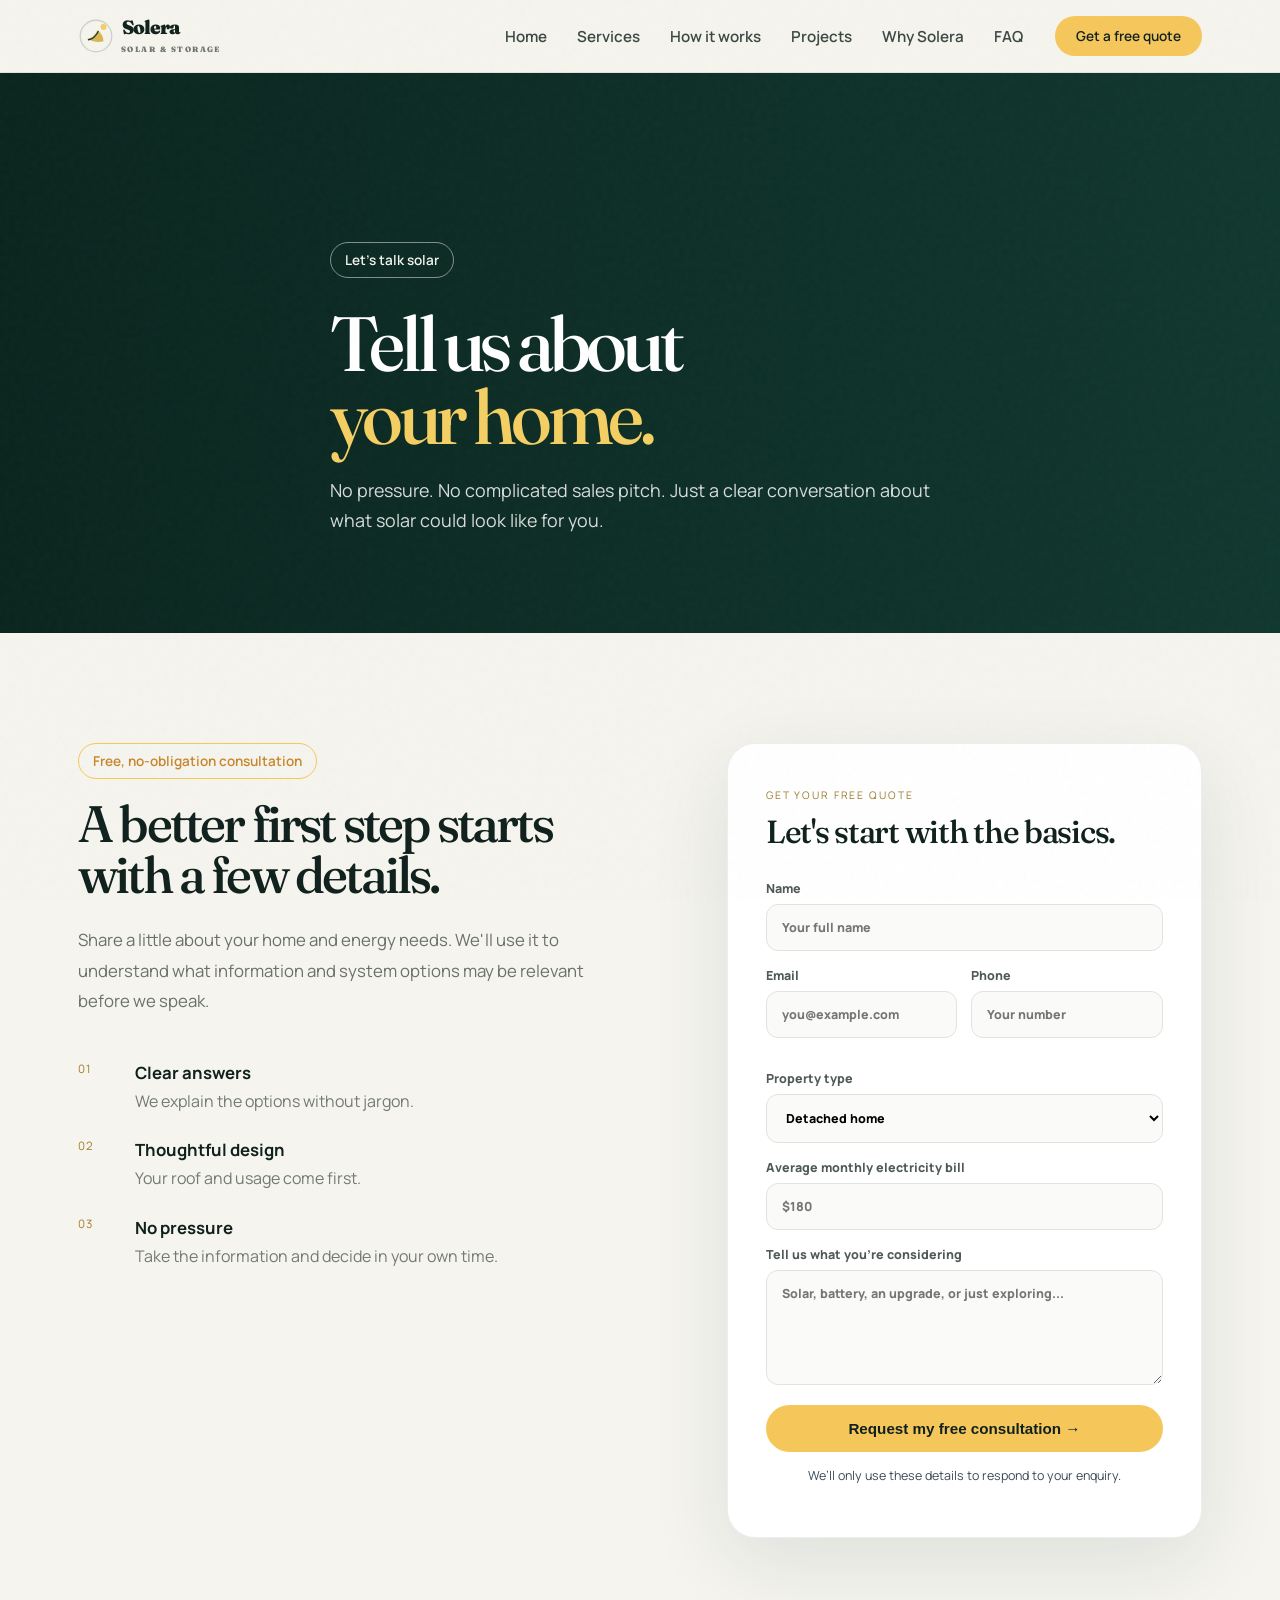
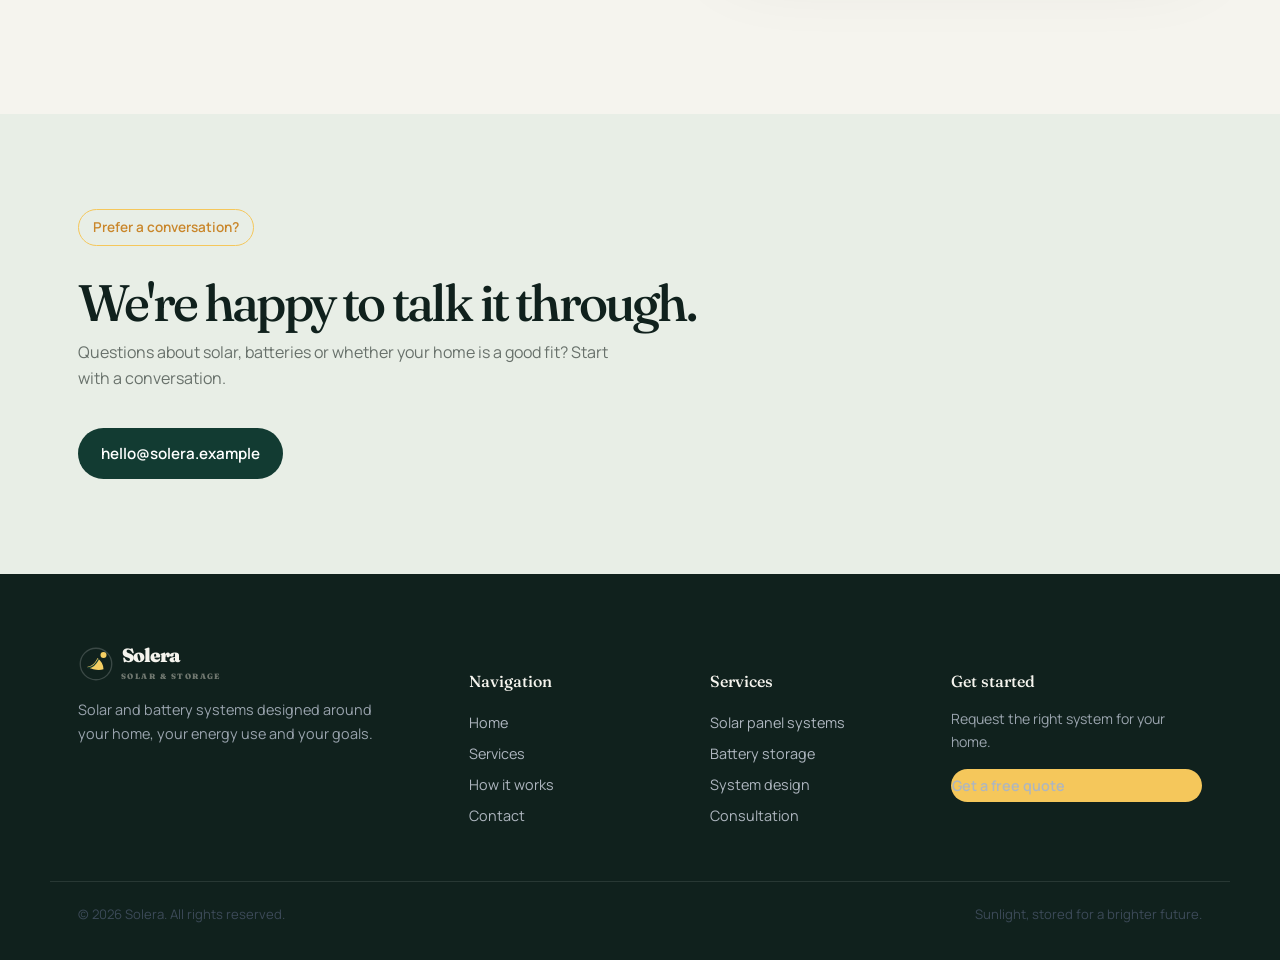
<file: contact.html>
<!doctype html><html lang="en"><head><meta charset="UTF-8"><meta name="viewport" content="width=device-width,initial-scale=1"><title>Solera — Contact & Free Quote</title><link rel="stylesheet" href="style.css"></head><body class="inner-page contact-page">
<header class="site-header"><div class="wrap header-inner"><a class="logo logo-natural" href="index.html"><span class="logo-mark"><svg viewBox="0 0 48 48"><circle cx="24" cy="24" r="21" fill="none" stroke="#123b32" stroke-width="1.8" opacity=".18"/><path d="M12 28c6-1 11-5 14-12 5 4 8 9 8 15-6 2-13 1-22-3Z" fill="#d9b653"/><path d="M14 29c6-1 10-5 13-11" fill="none" stroke="#123b32" stroke-width="1.7" stroke-linecap="round"/><circle cx="34" cy="12" r="4" fill="#f4cf63"/></svg></span><span>Solera</span><small>solar &amp; storage</small></a><nav class="main-nav"><a href="index.html">Home</a><a href="services.html">Services</a><a href="index.html#process">How it works</a><a href="index.html#projects">Projects</a><a href="index.html#why">Why Solera</a><a href="index.html#faq">FAQ</a></nav><a class="btn btn-primary btn-small" href="contact.html">Get a free quote</a><button class="nav-toggle" id="navToggle"><span></span><span></span><span></span></button></div><div class="mobile-nav" id="mobileNav"><a href="index.html">Home</a><a href="services.html">Services</a><a href="index.html#process">How it works</a><a href="index.html#projects">Projects</a><a href="index.html#why">Why Solera</a><a href="index.html#faq">FAQ</a><a href="contact.html" class="btn btn-primary btn-small">Get a free quote</a></div></header>
<main>
<section class="contact-hero"><div class="contact-hero-photo"></div><div class="wrap contact-hero-content"><p class="tag tag-light">Let's talk solar</p><h1>Tell us about<br><em>your home.</em></h1><p>No pressure. No complicated sales pitch. Just a clear conversation about what solar could look like for you.</p></div></section>
<section class="contact-main"><div class="wrap contact-layout"><div class="contact-copy"><p class="tag">Free, no-obligation consultation</p><h2>A better first step starts with a few details.</h2><p>Share a little about your home and energy needs. We'll use it to understand what information and system options may be relevant before we speak.</p><div class="contact-promise"><div><span>01</span><b>Clear answers</b><p>We explain the options without jargon.</p></div><div><span>02</span><b>Thoughtful design</b><p>Your roof and usage come first.</p></div><div><span>03</span><b>No pressure</b><p>Take the information and decide in your own time.</p></div></div><div class="contact-image"></div></div>
<form class="contact-form" id="contactForm"><div class="form-head"><span>GET YOUR FREE QUOTE</span><h3>Let's start with the basics.</h3></div><label>Name<input name="name" required placeholder="Your full name"></label><div class="form-row"><label>Email<input name="email" type="email" required placeholder="you@example.com"></label><label>Phone<input name="phone" type="tel" placeholder="Your number"></label></div><label>Property type<select name="property"><option>Detached home</option><option>Semi-detached home</option><option>Townhouse</option><option>Other</option></select></label><label>Average monthly electricity bill<input name="bill" type="number" placeholder="$180"></label><label>Tell us what you're considering<textarea name="message" rows="5" placeholder="Solar, battery, an upgrade, or just exploring..."></textarea></label><button class="btn btn-primary btn-block" type="submit">Request my free consultation →</button><p class="form-note" id="contactNote">We’ll only use these details to respond to your enquiry.</p></form></div></section>
<section class="contact-bottom"><div class="wrap"><p class="tag">Prefer a conversation?</p><h2>We're happy to talk it through.</h2><p>Questions about solar, batteries or whether your home is a good fit? Start with a conversation.</p><a class="btn btn-dark" href="mailto:hello@solera.example">hello@solera.example</a></div></section>
</main><footer class="site-footer"><div class="wrap footer-inner"><div class="footer-brand"><a class="logo logo-natural" href="index.html"><span class="logo-mark"><svg viewBox="0 0 48 48"><circle cx="24" cy="24" r="21" fill="none" stroke="#fff" stroke-width="1.8" opacity=".18"/><path d="M12 28c6-1 11-5 14-12 5 4 8 9 8 15-6 2-13 1-22-3Z" fill="#f4cf63"/><path d="M14 29c6-1 10-5 13-11" fill="none" stroke="#123b32" stroke-width="1.7" stroke-linecap="round"/><circle cx="34" cy="12" r="4" fill="#f4cf63"/></svg></span><span>Solera</span><small>solar &amp; storage</small></a><p>Solar and battery systems designed around your home, your energy use and your goals.</p></div><div class="footer-col"><h5>Navigation</h5><a href="index.html">Home</a><a href="services.html">Services</a><a href="index.html#process">How it works</a><a href="contact.html">Contact</a></div><div class="footer-col"><h5>Services</h5><a href="services.html">Solar panel systems</a><a href="services.html">Battery storage</a><a href="services.html">System design</a><a href="services.html">Consultation</a></div><div class="footer-col footer-contact"><h5>Get started</h5><p>Request the right system for your home.</p><a href="contact.html" class="btn btn-primary btn-small">Get a free quote</a></div></div><div class="wrap footer-bottom"><p>© 2026 Solera. All rights reserved.</p><p>Sunlight, stored for a brighter future.</p></div></footer><script src="script.js"></script><script>const f=document.getElementById('contactForm');if(f){f.addEventListener('submit',e=>{e.preventDefault();document.getElementById('contactNote').textContent='Thanks — your enquiry is ready to be connected to the Solera team.';f.reset()})}</script></body></html>
</file>
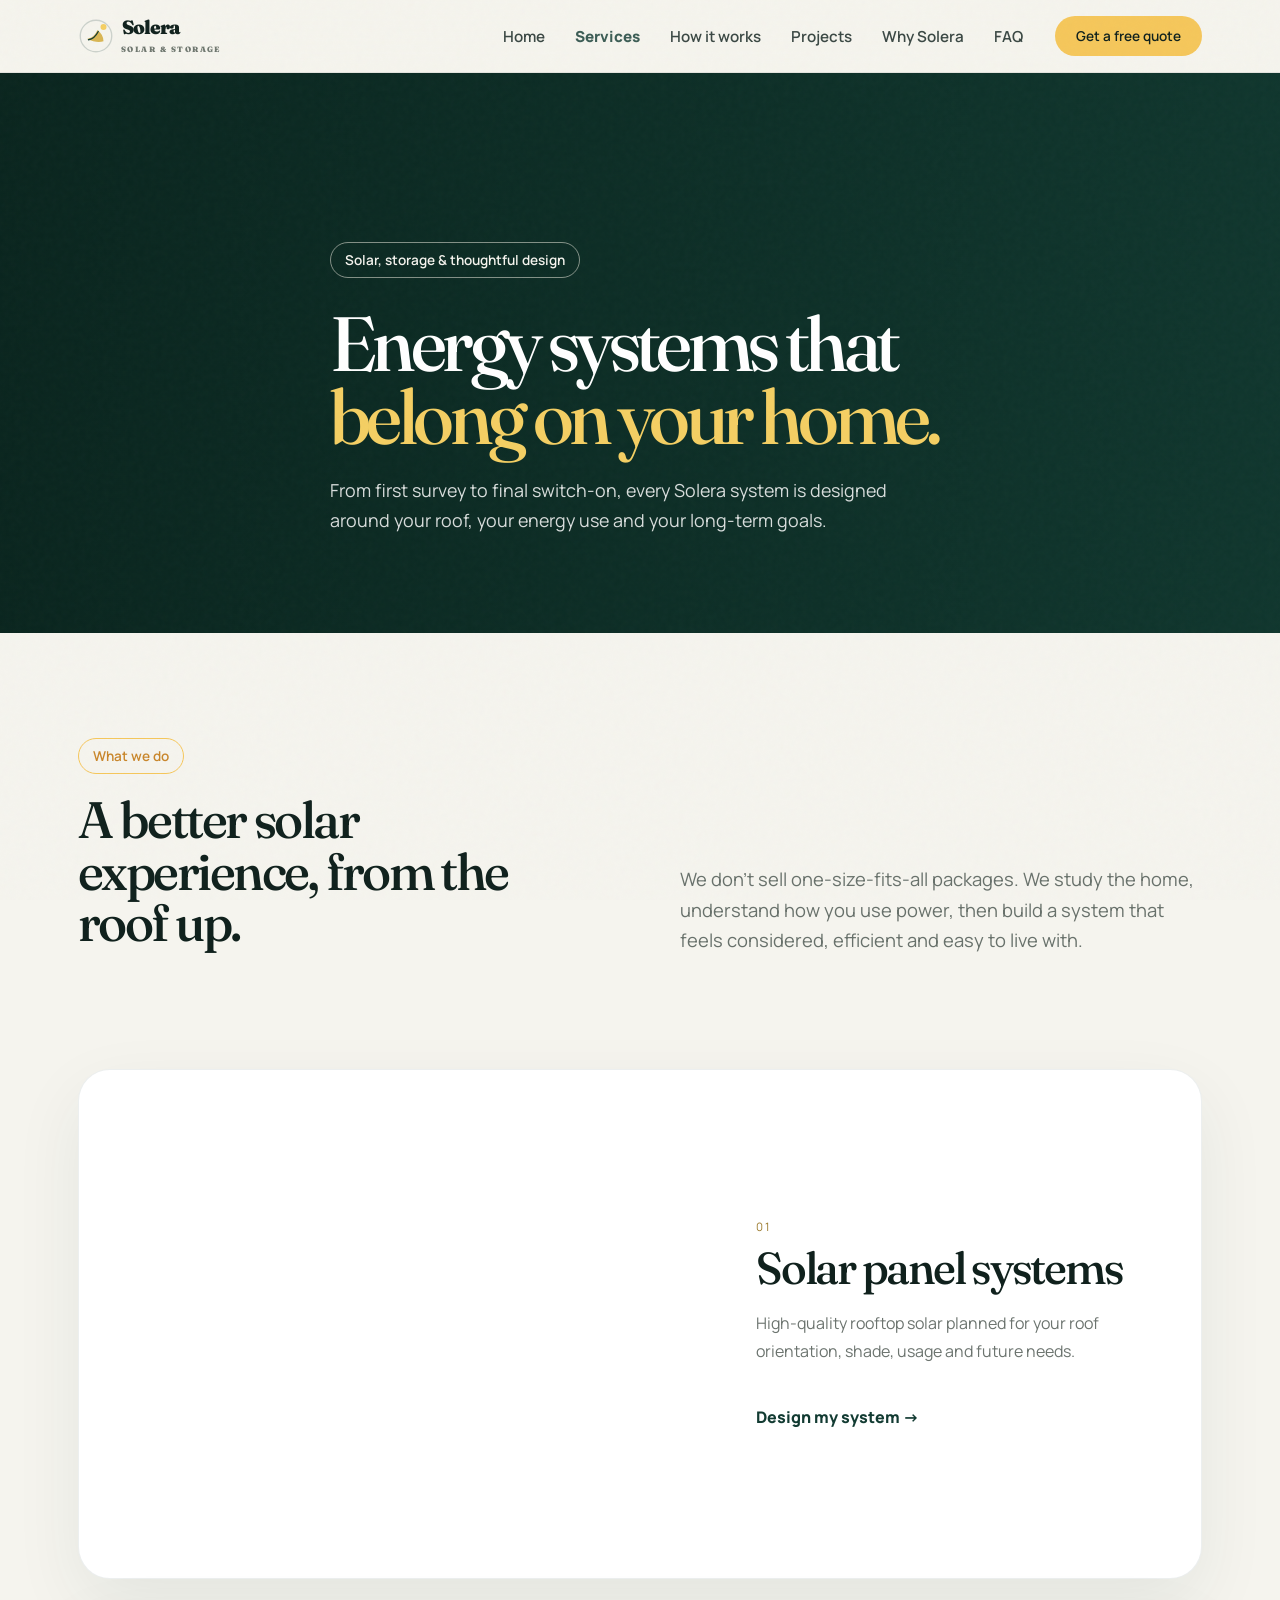
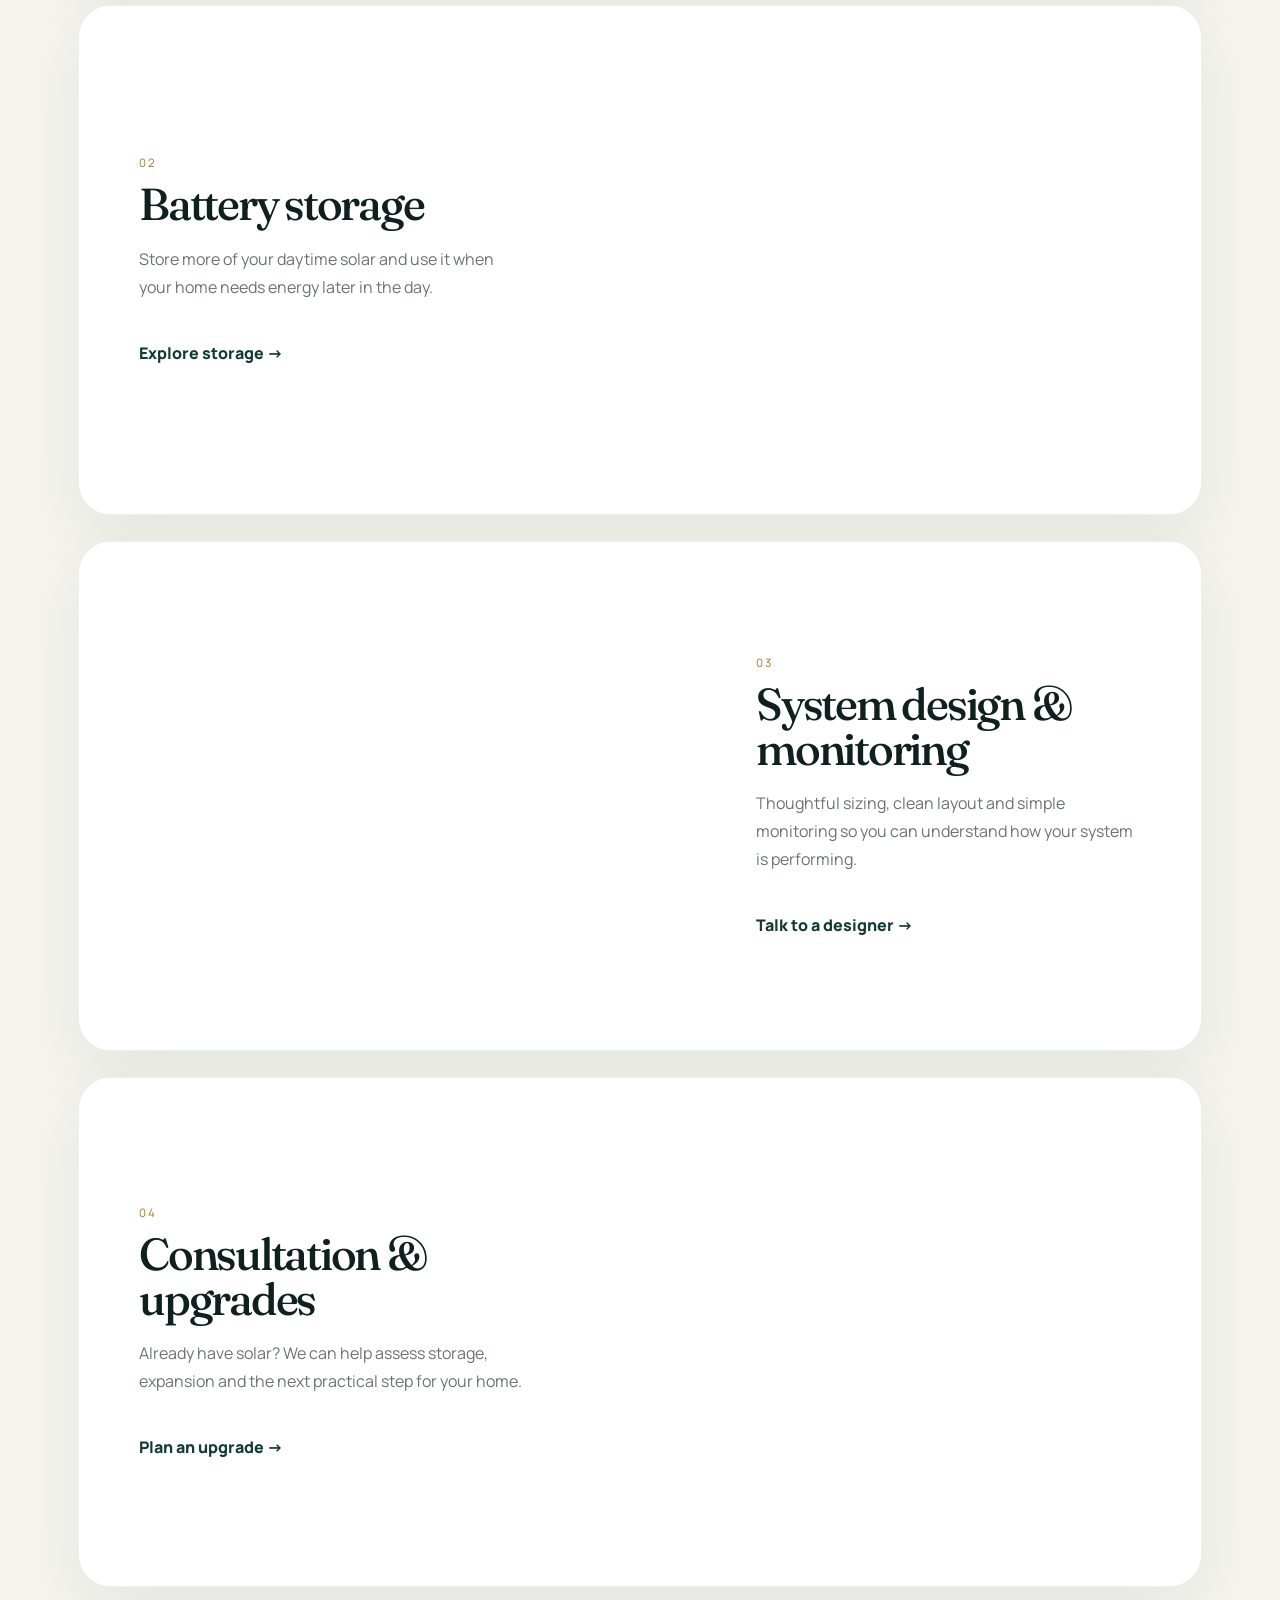
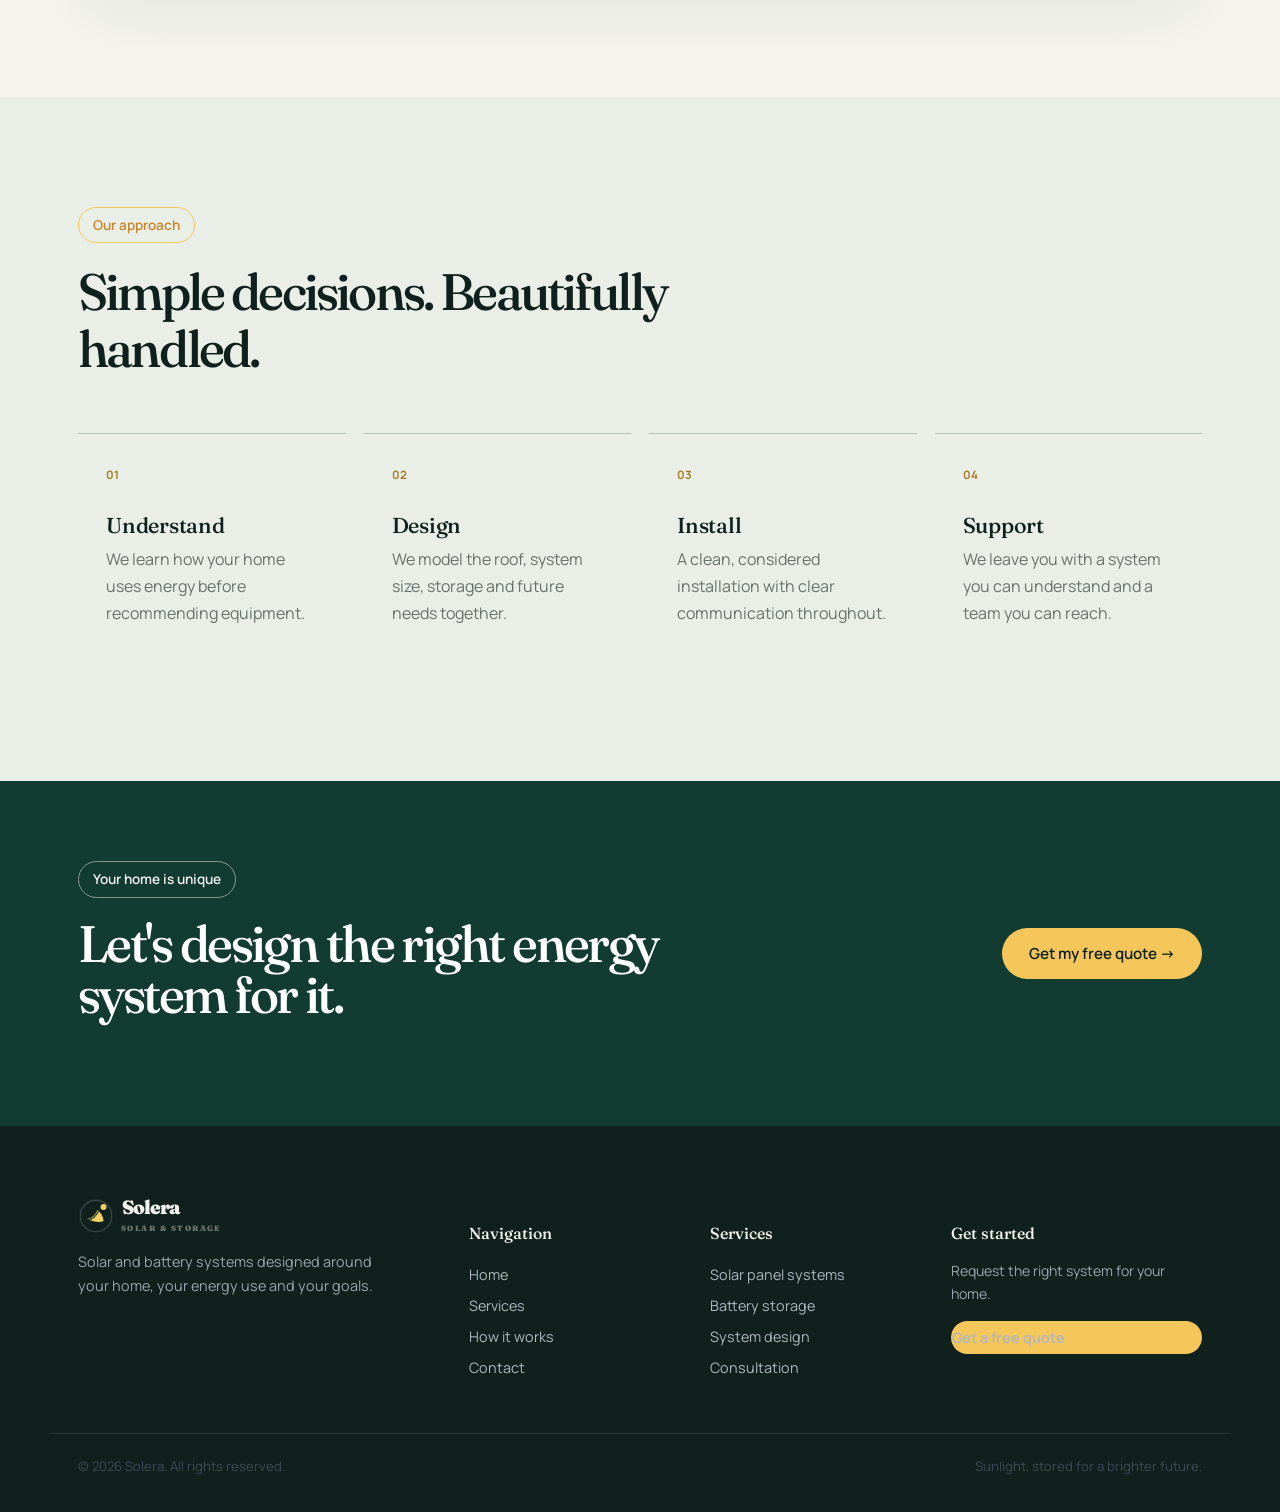
<file: services.html>
<!doctype html><html lang="en"><head><meta charset="UTF-8"><meta name="viewport" content="width=device-width,initial-scale=1"><title>Solera — Solar Services</title><link rel="stylesheet" href="style.css"><link rel="icon" href="data:image/svg+xml,<svg xmlns=%22http://www.w3.org/2000/svg%22 viewBox=%220 0 100 100%22><text y=%22.9em%22 font-size=%2290%22>☀️</text></svg>"></head><body class="inner-page services-page">
<header class="site-header"><div class="wrap header-inner"><a class="logo logo-natural" href="index.html"><span class="logo-mark"><svg viewBox="0 0 48 48"><circle cx="24" cy="24" r="21" fill="none" stroke="#123b32" stroke-width="1.8" opacity=".18"/><path d="M12 28c6-1 11-5 14-12 5 4 8 9 8 15-6 2-13 1-22-3Z" fill="#d9b653"/><path d="M14 29c6-1 10-5 13-11" fill="none" stroke="#123b32" stroke-width="1.7" stroke-linecap="round"/><circle cx="34" cy="12" r="4" fill="#f4cf63"/></svg></span><span>Solera</span><small>solar &amp; storage</small></a><nav class="main-nav"><a href="index.html">Home</a><a class="active" href="services.html">Services</a><a href="index.html#process">How it works</a><a href="index.html#projects">Projects</a><a href="index.html#why">Why Solera</a><a href="index.html#faq">FAQ</a></nav><a class="btn btn-primary btn-small" href="contact.html">Get a free quote</a><button class="nav-toggle" id="navToggle"><span></span><span></span><span></span></button></div><div class="mobile-nav" id="mobileNav"><a href="index.html">Home</a><a href="services.html">Services</a><a href="index.html#process">How it works</a><a href="index.html#projects">Projects</a><a href="index.html#why">Why Solera</a><a href="index.html#faq">FAQ</a><a href="contact.html" class="btn btn-primary btn-small">Get a free quote</a></div></header>
<main>
<section class="inner-hero"><div class="inner-hero-image"></div><div class="wrap inner-hero-content"><p class="tag tag-light">Solar, storage &amp; thoughtful design</p><h1>Energy systems that<br><em>belong on your home.</em></h1><p>From first survey to final switch-on, every Solera system is designed around your roof, your energy use and your long-term goals.</p></div></section>
<section class="service-intro"><div class="wrap two-col"><div><p class="tag">What we do</p><h2>A better solar experience, from the roof up.</h2></div><p>We don't sell one-size-fits-all packages. We study the home, understand how you use power, then build a system that feels considered, efficient and easy to live with.</p></div></section>
<section class="service-grid-wrap"><div class="wrap service-grid-premium">
<article class="service-feature"><div class="service-image" style="background-image:url('https://images.unsplash.com/photo-1509391366360-2e959784a276?auto=format&fit=crop&w=1400&q=88')"></div><div class="service-copy"><span>01</span><h2>Solar panel systems</h2><p>High-quality rooftop solar planned for your roof orientation, shade, usage and future needs.</p><a href="contact.html">Design my system →</a></div></article>
<article class="service-feature reverse"><div class="service-image" style="background-image:url('https://images.unsplash.com/photo-1613665813446-82a78c468a1d?auto=format&fit=crop&w=1400&q=88')"></div><div class="service-copy"><span>02</span><h2>Battery storage</h2><p>Store more of your daytime solar and use it when your home needs energy later in the day.</p><a href="contact.html">Explore storage →</a></div></article>
<article class="service-feature"><div class="service-image" style="background-image:url('https://images.unsplash.com/photo-1558449028-b53a39d100fc?auto=format&fit=crop&w=1400&q=88')"></div><div class="service-copy"><span>03</span><h2>System design &amp; monitoring</h2><p>Thoughtful sizing, clean layout and simple monitoring so you can understand how your system is performing.</p><a href="contact.html">Talk to a designer →</a></div></article>
<article class="service-feature reverse"><div class="service-image" style="background-image:url('https://images.unsplash.com/photo-1629519478733-7a2e3a4f4c2b?auto=format&fit=crop&w=1400&q=88')"></div><div class="service-copy"><span>04</span><h2>Consultation &amp; upgrades</h2><p>Already have solar? We can help assess storage, expansion and the next practical step for your home.</p><a href="contact.html">Plan an upgrade →</a></div></article>
</div></section>
<section class="service-process"><div class="wrap"><p class="tag">Our approach</p><h2>Simple decisions. Beautifully handled.</h2><div class="approach-grid"><div><b>01</b><h3>Understand</h3><p>We learn how your home uses energy before recommending equipment.</p></div><div><b>02</b><h3>Design</h3><p>We model the roof, system size, storage and future needs together.</p></div><div><b>03</b><h3>Install</h3><p>A clean, considered installation with clear communication throughout.</p></div><div><b>04</b><h3>Support</h3><p>We leave you with a system you can understand and a team you can reach.</p></div></div></div></section>
<section class="service-cta"><div class="wrap"><div><p class="tag tag-light">Your home is unique</p><h2>Let's design the right energy system for it.</h2></div><a class="btn btn-primary" href="contact.html">Get my free quote →</a></div></section>
</main>
<footer class="site-footer"><div class="wrap footer-inner"><div class="footer-brand"><a class="logo logo-natural" href="index.html"><span class="logo-mark"><svg viewBox="0 0 48 48"><circle cx="24" cy="24" r="21" fill="none" stroke="#fff" stroke-width="1.8" opacity=".18"/><path d="M12 28c6-1 11-5 14-12 5 4 8 9 8 15-6 2-13 1-22-3Z" fill="#f4cf63"/><path d="M14 29c6-1 10-5 13-11" fill="none" stroke="#123b32" stroke-width="1.7" stroke-linecap="round"/><circle cx="34" cy="12" r="4" fill="#f4cf63"/></svg></span><span>Solera</span><small>solar &amp; storage</small></a><p>Solar and battery systems designed around your home, your energy use and your goals.</p></div><div class="footer-col"><h5>Navigation</h5><a href="index.html">Home</a><a href="services.html">Services</a><a href="index.html#process">How it works</a><a href="contact.html">Contact</a></div><div class="footer-col"><h5>Services</h5><a href="services.html">Solar panel systems</a><a href="services.html">Battery storage</a><a href="services.html">System design</a><a href="services.html">Consultation</a></div><div class="footer-col footer-contact"><h5>Get started</h5><p>Request the right system for your home.</p><a href="contact.html" class="btn btn-primary btn-small">Get a free quote</a></div></div><div class="wrap footer-bottom"><p>© 2026 Solera. All rights reserved.</p><p>Sunlight, stored for a brighter future.</p></div></footer><script src="script.js"></script></body></html>
</file>
<file: style.css>
/* ============================================
   Solera — solar company site
   Fonts: Fraunces (display) + Manrope (body/UI)
   ============================================ */

@import url('https://fonts.googleapis.com/css2?family=Fraunces:opsz,wght@9..144,400;9..144,500;9..144,600&family=Manrope:wght@400;500;600;700&display=swap');

:root{
  --ink:#16202b;
  --ink-soft:#3c4a58;
  --cream:#faf5e9;
  --cream-deep:#f1e8d6;
  --gold:#e2a13a;
  --gold-deep:#c9862a;
  --teal:#1f6f5c;
  --line:#e4d9c2;
  --white:#ffffff;

  --house-wall: var(--cream);
  --house-roof: var(--ink);
  --hill-back: #eadfc4;
  --hill-front: #e0d1ab;
  --ground: #dccaa0;

  --radius: 14px;
  --max: 1180px;
  --shadow: 0 20px 40px -24px rgba(22,32,43,.35);
}

*{box-sizing:border-box;}
html{scroll-behavior:smooth;}
body{
  margin:0;
  font-family:'Manrope', sans-serif;
  color:var(--ink);
  background:var(--cream);
  -webkit-font-smoothing:antialiased;
}
img,svg{display:block; max-width:100%;}
a{color:inherit; text-decoration:none;}
ul{list-style:none; margin:0; padding:0;}
h1,h2,h3,h4{
  font-family:'Fraunces', serif;
  font-weight:500;
  line-height:1.12;
  margin:0 0 .5em;
  letter-spacing:-.01em;
}
p{line-height:1.65; color:var(--ink-soft); margin:0 0 1em;}
.wrap{max-width:var(--max); margin:0 auto; padding:0 28px;}

em{ font-style:italic; color:var(--gold-deep); }

@media (prefers-reduced-motion: reduce){
  *{animation-duration:.001ms !important; animation-iteration-count:1 !important; transition-duration:.001ms !important;}
}

/* ---------- buttons ---------- */
.btn{
  display:inline-flex; align-items:center; justify-content:center; gap:.4em;
  padding:14px 26px;
  border-radius:999px;
  font-weight:600;
  font-size:.95rem;
  border:1.5px solid transparent;
  cursor:pointer;
  transition:transform .18s ease, box-shadow .18s ease, background .18s ease, color .18s ease;
  white-space:nowrap;
}
.btn:hover{transform:translateY(-2px);}
.btn-primary{background:var(--gold); color:var(--ink);}
.btn-primary:hover{background:var(--gold-deep); box-shadow:0 12px 24px -12px rgba(201,134,42,.6);}
.btn-ghost{background:transparent; color:var(--ink); border-color:var(--ink);}
.btn-ghost:hover{background:var(--ink); color:var(--cream);}
.btn-light{background:var(--ink); color:var(--cream);}
.btn-light:hover{background:#0c141c;}
.btn-block{width:100%;}
.btn-small{padding:10px 20px; font-size:.85rem;}

/* ---------- header ---------- */
.site-header{
  position:sticky; top:0; z-index:50;
  background:rgba(250,245,233,.86);
  backdrop-filter:blur(10px);
  border-bottom:1px solid var(--line);
}
.header-inner{
  display:flex; align-items:center; gap:32px;
  padding-top:16px; padding-bottom:16px;
}
.logo{
  display:flex; align-items:center; gap:10px;
  font-family:'Fraunces', serif; font-size:1.3rem; font-weight:600;
  margin-right:auto;
}
.logo-mark svg{width:28px; height:28px;}
.main-nav{display:flex; gap:30px; font-weight:600; font-size:.95rem;}
.main-nav a{opacity:.82; transition:opacity .15s;}
.main-nav a:hover{opacity:1;}
.nav-toggle{
  display:none; flex-direction:column; gap:5px;
  background:none; border:0; cursor:pointer; padding:6px;
}
.nav-toggle span{width:22px; height:2px; background:var(--ink); border-radius:2px;}
.mobile-nav{
  display:none; flex-direction:column; gap:4px;
  padding:6px 28px 20px;
  border-top:1px solid var(--line);
}
.mobile-nav a{padding:10px 0; font-weight:600;}
.mobile-nav.open{display:flex;}

/* ---------- hero entrance (single load sequence) ---------- */
.hero-copy, .hero-art{opacity:0; transform:translateY(16px); transition:opacity .7s ease, transform .7s ease;}
body.loaded .hero-copy{opacity:1; transform:none; transition-delay:.05s;}
body.loaded .hero-art{opacity:1; transform:none; transition-delay:.2s;}

/* ---------- hero ---------- */
.hero{padding:64px 0 40px;}
.hero-inner{
  display:grid; grid-template-columns:1.05fr 1fr; gap:56px; align-items:center;
}
.tag{
  display:inline-block;
  font-size:.85rem; font-weight:600; color:var(--gold-deep);
  padding:6px 14px; border:1px solid var(--gold); border-radius:999px;
  margin-bottom:20px;
}
.tag-light{color:var(--cream); border-color:rgba(250,245,233,.5);}
.hero h1{font-size:clamp(2.4rem, 4.2vw, 3.6rem);}
.hero-lead{max-width:46ch; font-size:1.08rem;}
.hero-actions{display:flex; gap:14px; flex-wrap:wrap; margin:26px 0 30px;}
.hero-points{display:flex; flex-direction:column; gap:9px;}
.hero-points li{
  position:relative; padding-left:22px; font-size:.92rem; color:var(--ink-soft); font-weight:500;
}
.hero-points li::before{
  content:""; position:absolute; left:0; top:.45em; width:8px; height:8px; border-radius:50%;
  background:var(--gold);
}

.hero-art{position:relative;}
.daynight-toggle{
  position:absolute; top:14px; right:14px; z-index:2;
  display:flex; align-items:center; gap:8px;
  background:rgba(255,255,255,.85);
  border:1px solid var(--line);
  border-radius:999px; padding:6px 10px;
  cursor:pointer; font-family:'Manrope',sans-serif; font-size:.78rem; font-weight:700;
  color:var(--ink);
}
.dn-switch{
  width:34px; height:18px; border-radius:999px; background:var(--gold);
  position:relative; transition:background .35s ease;
}
.dn-knob{
  position:absolute; top:2px; left:2px; width:14px; height:14px; border-radius:50%;
  background:#fff; transition:left .35s ease;
}
.daynight-toggle[aria-pressed="true"] .dn-switch{background:#3a4a63;}
.daynight-toggle[aria-pressed="true"] .dn-knob{left:18px;}

.scene{
  width:100%; height:auto; border-radius:26px; overflow:visible;
  box-shadow:var(--shadow);
}
.sky-a{stop-color:#fdf1d6;}
.sky-b{stop-color:#f7dfb0;}
.scene.night .sky-a{stop-color:#1b2438;}
.scene.night .sky-b{stop-color:#0c1120;}

.stars circle{fill:#fff; opacity:0; transition:opacity .6s ease;}
.scene.night .stars circle{opacity:.9;}

.orbit{
  transform-origin:260px 230px;
  transition:transform 1s cubic-bezier(.4,0,.2,1);
}
.orbit .glow, .orbit .sun-rays, .orbit .moon{transform:translate(260px,120px);}
.sun-rays{animation:spin 40s linear infinite; transform-box:fill-box; transform-origin:center; transition:opacity .5s ease;}
.sun-rays circle{transform-box:fill-box;}
@keyframes spin{ to{ transform: translate(260px,120px) rotate(360deg); } }
.moon{opacity:0; transition:opacity .5s ease;}
.scene.night .moon{opacity:1;}
.scene.night .sun-rays{opacity:0;}
.scene.night .glow{opacity:.15;}

/* day/night swaps the whole orbit position: sun high, moon takes over via opacity crossfade (simpler + robust) */
.scene.night .orbit{transform:translate(0,10px);}

.hill-back{fill:var(--hill-back); transition:fill .5s ease;}
.hill-front{fill:var(--hill-front); transition:fill .5s ease;}
.scene.night .hill-back{fill:#26334a;}
.scene.night .hill-front{fill:#1c273a;}
.ground{fill:var(--ground); transition:fill .5s ease;}
.scene.night .ground{fill:#161f30;}

.house rect, .house polygon{transition:fill .5s ease;}
.window{fill:#fdf1d6; stroke:var(--ink); stroke-width:1.5; transition:fill .5s ease;}
.scene.night .window{fill:var(--gold); filter:drop-shadow(0 0 6px rgba(226,161,58,.9));}
.door{fill:var(--ink); opacity:.85;}
.scene.night .house rect[width="220"]{fill:#2a3446;}
.scene.night .house polygon{fill:#0c1520;}

/* ---------- process ---------- */
.section-head{max-width:640px; margin-bottom:48px;}
.section-head h2{font-size:clamp(1.8rem,3vw,2.4rem);}
.section-head p{font-size:1.05rem;}
.process{padding:90px 0;}
.steps{
  display:grid; grid-template-columns:repeat(4,1fr); gap:30px;
  counter-reset:step;
}
.steps li{
  border-top:2px solid var(--ink);
  padding-top:18px;
}
.step-num{
  display:block; font-family:'Fraunces',serif; font-size:1.4rem; color:var(--gold-deep); margin-bottom:10px;
}
.steps h3{font-size:1.15rem; margin-bottom:8px;}
.steps p{font-size:.95rem;}

/* ---------- quote ---------- */
.quote-section{background:var(--ink); color:var(--cream); padding:90px 0;}
.quote-inner{display:grid; grid-template-columns:1fr 1fr; gap:60px; align-items:start;}
.quote-copy h2{color:var(--cream); font-size:clamp(1.8rem,3vw,2.3rem);}
.quote-copy p{color:#c7cdd4;}
.quote-points{display:flex; flex-direction:column; gap:12px; margin-top:22px;}
.quote-points li{
  position:relative; padding-left:24px; font-size:.92rem; color:#dfe3e8; font-weight:500;
}
.quote-points li::before{
  content:"✓"; position:absolute; left:0; top:0; color:var(--gold); font-weight:800;
}

.quote-form{
  background:var(--cream); color:var(--ink);
  border-radius:var(--radius); padding:34px;
  box-shadow:var(--shadow);
}
.form-row{display:flex; flex-direction:column; gap:16px; margin-bottom:16px;}
.form-row.two{flex-direction:row;}
.form-row label{
  flex:1; display:flex; flex-direction:column; gap:6px; font-size:.85rem; font-weight:700;
}
.form-row input{
  font-family:inherit; font-size:.95rem; font-weight:500;
  padding:12px 14px; border-radius:9px; border:1.5px solid var(--line); background:#fff; color:var(--ink);
}
.form-row input:focus{outline:2px solid var(--gold); outline-offset:1px; border-color:var(--gold);}
.interest{border:0; padding:0; margin:6px 0 22px;}
.interest legend{font-size:.85rem; font-weight:700; margin-bottom:10px; padding:0;}
.radio{display:inline-flex; align-items:center; gap:8px; margin:0 18px 8px 0; font-size:.9rem; font-weight:600;}
.form-note{margin-top:14px; text-align:center; font-size:.78rem; color:var(--ink-soft);}

/* ---------- about ---------- */
.about{padding:100px 0;}
.about-inner{display:grid; grid-template-columns:.9fr 1.1fr; gap:64px; align-items:center;}
.about-art svg{border-radius:var(--radius); box-shadow:var(--shadow);}
.diagram-label{font-family:'Manrope',sans-serif; font-size:11px; fill:var(--ink-soft); font-weight:700;}
.about-copy h2{font-size:clamp(1.8rem,3vw,2.4rem);}
.about-features{display:grid; grid-template-columns:1fr 1fr; gap:24px; margin-top:26px;}
.about-features h4{font-size:1rem; margin-bottom:6px;}
.about-features p{font-size:.9rem; margin:0;}

/* ---------- services ---------- */
.services{padding:90px 0; background:var(--cream-deep);}
.service-grid{display:grid; grid-template-columns:repeat(4,1fr); gap:24px;}
.service-card{
  background:var(--cream); border-radius:var(--radius); padding:28px 24px;
  border:1px solid var(--line);
  transition:transform .2s ease, box-shadow .2s ease;
}
.service-card:hover{transform:translateY(-4px); box-shadow:var(--shadow);}
.service-icon{
  width:52px; height:52px; border-radius:12px; background:var(--cream-deep);
  display:flex; align-items:center; justify-content:center; margin-bottom:18px;
}
.service-icon svg{width:26px; height:26px;}
.service-card h3{font-size:1.08rem; margin-bottom:8px;}
.service-card p{font-size:.9rem; margin-bottom:16px;}
.card-link{font-weight:700; font-size:.88rem; color:var(--gold-deep);}

/* ---------- why ---------- */
.why{padding:90px 0;}
.why-grid{display:grid; grid-template-columns:repeat(4,1fr); gap:30px;}
.why-icon{
  display:inline-flex; align-items:center; justify-content:center;
  width:44px; height:44px; border-radius:50%; background:var(--ink); color:var(--gold);
  font-size:1.1rem; margin-bottom:16px;
}
.why-item h4{font-size:1.02rem; margin-bottom:8px;}
.why-item p{font-size:.9rem;}

/* ---------- testimonials ---------- */
.testimonials{padding:90px 0; background:var(--cream-deep);}
.testimonial-grid{display:grid; grid-template-columns:repeat(3,1fr); gap:26px;}
.testimonial-card{
  background:var(--cream); border-radius:var(--radius); padding:30px 26px; margin:0;
  border:1px solid var(--line);
}
.testimonial-card blockquote{
  margin:0 0 20px; font-family:'Fraunces',serif; font-size:1.05rem; font-weight:400; line-height:1.5; color:var(--ink);
}
.testimonial-card figcaption{display:flex; flex-direction:column; font-size:.85rem;}
.testimonial-card figcaption span{color:var(--gold-deep); font-weight:700; text-transform:none; margin-top:2px;}

/* ---------- CTA banner ---------- */
.cta-banner{background:var(--gold); padding:64px 0;}
.cta-inner{display:flex; justify-content:space-between; align-items:center; gap:40px; flex-wrap:wrap;}
.cta-banner h2{font-size:clamp(1.7rem,2.8vw,2.2rem); max-width:16ch;}
.cta-banner .tag-light{color:var(--ink); border-color:rgba(22,32,43,.4);}
.cta-banner p{color:#4a3a19; max-width:34ch;}

/* ---------- FAQ ---------- */
.faq{padding:100px 0;}
.faq-inner{display:grid; grid-template-columns:.9fr 1.4fr; gap:60px;}
.faq-head p{margin-bottom:26px;}
.faq-list{display:flex; flex-direction:column;}
.faq-item{border-bottom:1px solid var(--line);}
.faq-q{
  width:100%; display:flex; justify-content:space-between; align-items:center; gap:20px;
  background:none; border:0; cursor:pointer; text-align:left;
  padding:20px 0; font-family:'Fraunces',serif; font-size:1.05rem; color:var(--ink);
}
.faq-icon{
  flex:0 0 auto; width:26px; height:26px; border-radius:50%; border:1.5px solid var(--ink);
  display:flex; align-items:center; justify-content:center; font-size:1rem; font-family:'Manrope',sans-serif;
  transition:transform .25s ease, background .25s ease, color .25s ease;
}
.faq-q[aria-expanded="true"] .faq-icon{transform:rotate(45deg); background:var(--ink); color:var(--cream);}
.faq-a{
  max-height:0; overflow:hidden; transition:max-height .32s ease;
}
.faq-a p{padding-bottom:20px; margin:0; font-size:.95rem; max-width:60ch;}

/* ---------- footer ---------- */
.site-footer{background:var(--ink); color:#c7cdd4; padding:70px 0 0;}
.footer-inner{
  display:grid; grid-template-columns:1.4fr .8fr .8fr 1fr; gap:40px;
  padding-bottom:50px; border-bottom:1px solid rgba(255,255,255,.1);
}
.site-footer .logo{color:var(--cream);}
.footer-brand p{color:#9aa4ae; font-size:.9rem; max-width:34ch; margin:14px 0 18px;}
.footer-social{display:flex; gap:10px;}
.footer-social a{
  width:34px; height:34px; border-radius:50%; border:1px solid rgba(255,255,255,.25);
  display:flex; align-items:center; justify-content:center; font-size:.75rem; font-weight:700;
}
.footer-col h5{font-family:'Fraunces',serif; font-weight:500; color:var(--cream); font-size:1rem; margin-bottom:16px;}
.footer-col a{display:block; padding:6px 0; font-size:.9rem; color:#aeb6bf;}
.footer-contact p{font-size:.88rem; color:#9aa4ae; margin-bottom:16px;}
.footer-bottom{
  display:flex; justify-content:space-between; padding:22px 28px; font-size:.82rem; color:#7d8790;
}

/* ---------- responsive ---------- */
@media (max-width: 980px){
  .hero-inner, .quote-inner, .about-inner, .faq-inner{grid-template-columns:1fr;}
  .about-inner{ }
  .about-art{order:-1;}
  .steps{grid-template-columns:repeat(2,1fr);}
  .service-grid{grid-template-columns:repeat(2,1fr);}
  .why-grid{grid-template-columns:repeat(2,1fr);}
  .testimonial-grid{grid-template-columns:1fr;}
  .footer-inner{grid-template-columns:1fr 1fr;}
}
@media (max-width: 760px){
  .main-nav{display:none;}
  .header-inner .btn-primary{display:none;}
  .nav-toggle{display:flex;}
  .form-row.two{flex-direction:column;}
  .steps{grid-template-columns:1fr;}
  .service-grid{grid-template-columns:1fr;}
  .why-grid{grid-template-columns:1fr;}
  .cta-inner{flex-direction:column; align-items:flex-start;}
  .footer-inner{grid-template-columns:1fr; padding-bottom:30px;}
  .footer-bottom{flex-direction:column; gap:6px;}
}

/* =========================================================
   SOLERA PREMIUM EXPERIENCE LAYER
   ========================================================= */
:root{--ink:#10211d;--muted:#60706b;--cream:#f5f4ee;--lime:#d7ed55;--green:#123b32;--gold:#f5c75b;--line:rgba(16,33,29,.12)}
html{scroll-behavior:smooth}
body{background:var(--cream);overflow-x:hidden}
body:before{content:"";position:fixed;inset:0;pointer-events:none;z-index:9999;opacity:.035;background-image:url("data:image/svg+xml,%3Csvg viewBox='0 0 180 180' xmlns='http://www.w3.org/2000/svg'%3E%3Cfilter id='n'%3E%3CfeTurbulence type='fractalNoise' baseFrequency='.85' numOctaves='3' stitchTiles='stitch'/%3E%3C/filter%3E%3Crect width='100%25' height='100%25' filter='url(%23n)' opacity='.7'/%3E%3C/svg%3E")}
.site-header{backdrop-filter:blur(16px);background:rgba(245,244,238,.78);border-bottom:1px solid rgba(16,33,29,.08);z-index:100}
.logo{font-weight:900;letter-spacing:-.04em}
.btn{transition:transform .35s cubic-bezier(.2,.8,.2,1),box-shadow .35s ease}
.btn:hover{transform:translateY(-3px);box-shadow:0 16px 35px rgba(18,59,50,.18)}
.hero{position:relative;min-height:760px;overflow:hidden;background:radial-gradient(circle at 72% 30%,rgba(255,224,137,.25),transparent 24%),linear-gradient(135deg,#eef0e7 0%,#f7f6ef 55%,#dfe9dd 100%)}
.hero:after{content:"";position:absolute;width:55vw;height:55vw;border:1px solid rgba(18,59,50,.09);border-radius:50%;right:-18vw;top:-18vw;box-shadow:0 0 0 7vw rgba(18,59,50,.025),0 0 0 14vw rgba(18,59,50,.018);pointer-events:none}
.hero-copy{position:relative;z-index:2}.hero-copy h1{letter-spacing:-.065em;font-weight:900}.hero-copy h1 em{color:#4c8b72;font-style:normal}
.hero-art{transform:perspective(1200px) rotateY(-5deg);transition:transform .8s ease;filter:drop-shadow(0 30px 50px rgba(13,43,35,.16));z-index:2}.hero-art:hover{transform:perspective(1200px) rotateY(0deg) translateY(-8px)}
.scene{overflow:visible}.scene .house{filter:drop-shadow(0 16px 20px rgba(0,0,0,.12))}.scene .panels{transform-origin:center;animation:panelFloat 5s ease-in-out infinite}.scene .orbit{animation:orbitFloat 7s ease-in-out infinite}.scene .stars{opacity:0;transition:opacity .5s}.scene.night .stars{opacity:.8}.scene.night .sky-a{stop-color:#172d38}.scene.night .sky-b{stop-color:#09151c}.scene.night .sun-rays{opacity:0}.scene.night .moon{opacity:1}.scene .moon{opacity:0;transition:opacity .5s}.scene.night .hill-back{fill:#18362f}.scene.night .hill-front{fill:#102923}.scene.night .ground{fill:#091b17}
@keyframes panelFloat{50%{transform:translateY(-5px)}}@keyframes orbitFloat{50%{transform:translateY(-10px)}}

.energy-experience{padding:150px 0 125px;background:#102e27;color:#eef4e8;position:relative;overflow:hidden}.energy-experience:before{content:"";position:absolute;width:700px;height:700px;border-radius:50%;background:radial-gradient(circle,rgba(215,237,85,.12),transparent 65%);right:-220px;top:-250px}.energy-head{max-width:760px;margin-top:18px}.energy-head h2{font-size:clamp(44px,6vw,84px);line-height:.96;letter-spacing:-.06em;margin:0}.energy-head h2 span{color:var(--lime)}.energy-head p{max-width:600px;color:#b9c8c1;font-size:18px;line-height:1.65;margin-top:25px}.eyebrow{font-size:11px;letter-spacing:.18em;font-weight:800;color:#9eb4aa}.energy-experience .eyebrow{color:var(--lime)}
.energy-orbit{height:620px;max-width:850px;margin:35px auto -40px;position:relative;display:grid;place-items:center}.orbit-ring{position:absolute;border:1px solid rgba(215,237,85,.16);border-radius:50%;animation:spin 25s linear infinite}.ring-one{width:430px;height:430px}.ring-two{width:620px;height:620px;animation-direction:reverse;animation-duration:35s}.orbit-core{width:190px;height:190px;border-radius:50%;background:linear-gradient(145deg,#f6fae9,#dce9c5);color:#14372e;display:flex;flex-direction:column;align-items:center;justify-content:center;box-shadow:0 0 0 20px rgba(215,237,85,.04),0 25px 70px rgba(0,0,0,.25);z-index:3}.core-sun{font-size:42px;line-height:1}.orbit-core strong{font-size:16px;margin-top:8px}.orbit-core small{font-size:9px;letter-spacing:.2em;opacity:.6}.orbit-node{position:absolute;z-index:4;width:112px;height:112px;border-radius:28px;background:rgba(255,255,255,.07);border:1px solid rgba(255,255,255,.13);backdrop-filter:blur(15px);display:flex;flex-direction:column;align-items:center;justify-content:center;gap:8px;box-shadow:0 20px 40px rgba(0,0,0,.12);animation:nodeFloat 5s ease-in-out infinite}.orbit-node b{font-size:28px;color:var(--lime)}.orbit-node span{font-size:11px;color:#d5ded9}.node-sun{top:65px;left:50%;transform:translateX(-50%)}.node-panel{right:10%;top:50%;transform:translateY(-50%);animation-delay:.8s}.node-battery{bottom:65px;left:50%;transform:translateX(-50%);animation-delay:1.4s}.node-grid{left:10%;top:50%;transform:translateY(-50%);animation-delay:2s}.energy-pulse{position:absolute;width:8px;height:8px;background:var(--lime);border-radius:50%;box-shadow:0 0 25px var(--lime);animation:pulsePath 5s linear infinite}.pulse-a{offset-path:path('M 425 0 C 690 0 690 310 425 310 C 160 310 160 0 425 0');}.pulse-b{animation-delay:2.5s}@keyframes spin{to{transform:rotate(360deg)}}@keyframes nodeFloat{50%{translate:0 -10px}}@keyframes pulsePath{0%{opacity:0;offset-distance:0}15%,80%{opacity:1}100%{opacity:0;offset-distance:100%}}

.savings-section{padding:125px 0;background:#f7f5ee}.savings-grid{display:grid;grid-template-columns:1fr 1fr;gap:90px;align-items:center}.savings-copy h2{font-size:clamp(42px,5.5vw,76px);line-height:.98;letter-spacing:-.06em;margin:18px 0}.savings-copy h2 span{color:#5d987a}.savings-copy p{font-size:18px;color:var(--muted);line-height:1.7;max-width:590px}.savings-trust{margin-top:30px;font-size:13px;font-weight:700;color:#466158}.savings-trust span{color:#6d9850}.calculator{background:#123b32;color:#fff;border-radius:34px;padding:38px;box-shadow:0 35px 90px rgba(18,59,50,.18);position:relative;overflow:hidden}.calculator:after{content:"";position:absolute;width:240px;height:240px;border-radius:50%;background:rgba(215,237,85,.1);right:-90px;top:-100px}.calc-top{display:flex;justify-content:space-between;font-size:10px;letter-spacing:.17em;font-weight:800;color:#b5c7bf}.calc-live{color:var(--lime)}.range-label{display:flex;justify-content:space-between;gap:20px;margin:55px 0 20px;font-size:14px;color:#d3ddd8}.range-label strong{font-size:31px;color:var(--lime);letter-spacing:-.04em}#billRange{width:100%;accent-color:var(--lime);height:6px}.range-scale{display:flex;justify-content:space-between;color:#90a69e;font-size:11px;margin-top:8px}.calc-results{display:grid;grid-template-columns:1fr 1fr;gap:15px;margin:38px 0}.calc-results>div{padding:22px;border:1px solid rgba(255,255,255,.1);border-radius:20px;background:rgba(255,255,255,.045)}.calc-results small{display:block;color:#91aaa1;font-size:11px}.calc-results strong{display:block;color:#fff;font-size:28px;margin-top:7px;letter-spacing:-.04em}.calc-note{color:#8fa69e;font-size:11px;line-height:1.6}.btn-full{width:100%;text-align:center;margin-top:16px}

.projects{padding:135px 0;background:#ecece4}.projects-head{display:flex;align-items:end;justify-content:space-between;gap:40px;margin-bottom:45px}.projects-head h2{font-size:clamp(40px,5vw,68px);line-height:1;letter-spacing:-.055em;max-width:760px;margin:15px 0 0}.text-link{font-weight:800;color:#173d33;text-decoration:none;white-space:nowrap}.text-link span{display:inline-block;margin-left:8px;transition:transform .3s}.text-link:hover span{transform:translate(4px,-4px)}.project-grid{display:grid;grid-template-columns:1.35fr .85fr;grid-template-rows:330px 330px;gap:18px}.project-card{position:relative;overflow:hidden;border-radius:28px;min-height:300px}.project-large{grid-row:span 2}.project-card img{width:100%;height:100%;object-fit:cover;display:block;transition:transform 1s cubic-bezier(.2,.7,.2,1)}.project-card:after{content:"";position:absolute;inset:0;background:linear-gradient(180deg,transparent 35%,rgba(4,18,14,.78));pointer-events:none}.project-card:hover img{transform:scale(1.07)}.project-overlay{position:absolute;left:28px;right:28px;bottom:27px;color:#fff;z-index:2}.project-overlay span{font-size:10px;letter-spacing:.18em;font-weight:800;color:var(--lime)}.project-overlay h3{font-size:22px;line-height:1.1;letter-spacing:-.03em;margin:8px 0 0;max-width:480px}.project-large .project-overlay h3{font-size:34px;max-width:620px}

[data-reveal]{opacity:0;transform:translateY(45px);transition:opacity .9s ease,transform .9s cubic-bezier(.2,.8,.2,1)}[data-reveal].revealed{opacity:1;transform:none}
@media(max-width:900px){.energy-orbit{height:500px}.ring-one{width:300px;height:300px}.ring-two{width:450px;height:450px}.orbit-core{width:145px;height:145px}.orbit-node{width:88px;height:88px;border-radius:22px}.node-sun{top:45px}.node-battery{bottom:45px}.node-panel{right:3%}.node-grid{left:3%}.savings-grid{grid-template-columns:1fr;gap:50px}.project-grid{grid-template-columns:1fr 1fr;grid-template-rows:300px 300px}.project-large{grid-column:span 2;grid-row:auto}.project-large .project-overlay h3{font-size:28px}}
@media(max-width:640px){.hero{min-height:900px}.hero-art{margin-top:20px}.energy-experience{padding:100px 0 70px}.energy-orbit{height:430px}.ring-one{width:235px;height:235px}.ring-two{width:350px;height:350px}.orbit-core{width:120px;height:120px}.orbit-node{width:76px;height:76px;font-size:9px}.orbit-node b{font-size:20px}.node-sun{top:28px}.node-battery{bottom:28px}.node-panel{right:0}.node-grid{left:0}.savings-section,.projects{padding:90px 0}.calculator{padding:25px;border-radius:25px}.calc-results{grid-template-columns:1fr}.projects-head{display:block}.text-link{display:inline-block;margin-top:10px}.project-grid{display:grid;grid-template-columns:1fr;grid-template-rows:300px 260px 260px}.project-large{grid-column:auto}.project-large .project-overlay h3{font-size:25px}.project-card{border-radius:22px}}

/* ===== Natural premium refinement ===== */
.logo-natural{position:relative;gap:8px;align-items:center}.logo-natural .logo-mark{width:36px;height:36px;display:grid;place-items:center}.logo-natural .logo-mark svg{width:36px;height:36px}.logo-natural>span:nth-child(2){font-size:1.2rem;letter-spacing:-.055em}.logo-natural small{display:block;font-size:.48rem;letter-spacing:.19em;text-transform:uppercase;color:#6f776f;margin:-5px 0 0 -1px;grid-column:2}
.logo-natural{display:grid;grid-template-columns:36px auto;grid-template-rows:22px 10px}.logo-natural .logo-mark{grid-row:1/3}
.hero-natural{min-height:780px;isolation:isolate;background:#dfe5db;display:flex;align-items:center}.hero-natural .hero-photo{position:absolute;inset:0;background-image:url('https://images.unsplash.com/photo-1509391366360-2e959784a276?auto=format&fit=crop&w=2200&q=88');background-size:cover;background-position:center 48%;z-index:-3;transform:scale(1.02)}.hero-natural .hero-wash{position:absolute;inset:0;background:linear-gradient(90deg,rgba(10,30,25,.78) 0%,rgba(10,30,25,.55) 34%,rgba(10,30,25,.10) 66%,rgba(10,30,25,.16) 100%),linear-gradient(0deg,rgba(9,30,24,.38),transparent 45%);z-index:-2}.hero-natural .hero-inner{position:relative;z-index:2;min-height:680px;align-items:center}.hero-natural .hero-copy{color:#fff;max-width:680px}.hero-natural .hero-copy h1{font-size:clamp(3.3rem,6vw,6.3rem);line-height:.94;max-width:760px;text-shadow:0 10px 40px rgba(0,0,0,.18)}.hero-natural .hero-copy h1 em{color:#f4cf63}.hero-natural .hero-lead{color:rgba(255,255,255,.86);font-size:1.12rem;max-width:54ch}.hero-natural .tag{color:#f4cf63}.hero-natural .btn-ghost{color:#fff;border-color:rgba(255,255,255,.55);background:rgba(255,255,255,.06);backdrop-filter:blur(12px)}.hero-natural .hero-points{color:rgba(255,255,255,.9)}.hero-natural .hero-points li::before{background:#f4cf63}.natural-hero-card{display:flex;justify-content:center;align-items:center;min-height:420px}.hero-glass-card{width:min(340px,100%);padding:28px;border:1px solid rgba(255,255,255,.28);border-radius:28px;background:rgba(255,255,255,.13);backdrop-filter:blur(20px);box-shadow:0 30px 80px rgba(0,0,0,.22);color:#fff;transform:rotate(3deg);transition:transform .5s ease}.hero-glass-card:hover{transform:rotate(0) translateY(-8px)}.hero-glass-card .eyebrow{display:block;font-size:.66rem;letter-spacing:.18em;opacity:.72}.hero-glass-card strong{display:block;font-size:5rem;line-height:1;margin:12px 0 4px;color:#f4cf63}.hero-glass-card>span:not(.eyebrow){opacity:.88}.energy-line{height:7px;background:rgba(255,255,255,.16);border-radius:10px;margin:28px 0 20px;overflow:hidden}.energy-line i{display:block;width:82%;height:100%;background:linear-gradient(90deg,#d8b34e,#f4cf63);border-radius:inherit}.mini-stats{display:flex;justify-content:space-between;gap:14px;font-size:.72rem;opacity:.75}.mini-stats b{display:block;color:#fff;font-size:.88rem}.floating-leaf{position:absolute;right:8%;top:8%;width:64px;height:64px;border-radius:50%;display:grid;place-items:center;background:rgba(244,207,99,.92);color:#123b32;box-shadow:0 18px 35px rgba(0,0,0,.18);animation:floatLeaf 5s ease-in-out infinite}.hero-scroll{position:absolute;bottom:28px;left:50%;transform:translateX(-50%);z-index:3;color:rgba(255,255,255,.72);font-size:.7rem;letter-spacing:.12em;text-transform:uppercase;display:flex;flex-direction:column;align-items:center;gap:10px}.hero-scroll i{width:1px;height:42px;background:linear-gradient(#f4cf63,transparent);animation:scrollPulse 1.8s ease-in-out infinite}@keyframes floatLeaf{50%{transform:translateY(-10px) rotate(7deg)}}@keyframes scrollPulse{50%{height:58px;opacity:.4}}
@media(max-width:900px){.hero-natural{min-height:820px}.hero-natural .hero-inner{grid-template-columns:1fr;min-height:auto;padding-top:110px;padding-bottom:100px}.natural-hero-card{min-height:250px;justify-content:flex-start}.hero-glass-card{transform:rotate(0);width:300px}.floating-leaf{right:18%;top:57%}.hero-natural .hero-copy h1{font-size:clamp(3rem,12vw,5rem)}}
/* ===== Dedicated inner pages ===== */
.inner-page{background:#f5f4ee}.main-nav a.active{color:#123b32;font-weight:800}.inner-hero,.contact-hero{position:relative;min-height:560px;display:flex;align-items:flex-end;overflow:hidden;color:#fff;background:#123b32}.inner-hero-image,.contact-hero-photo{position:absolute;inset:0;background-size:cover;background-position:center;z-index:0}.inner-hero-image{background-image:linear-gradient(90deg,rgba(8,31,25,.78),rgba(8,31,25,.18)),url('https://images.unsplash.com/photo-1509391366360-2e959784a276?auto=format&fit=crop&w=2200&q=88')}.contact-hero-photo{background-image:linear-gradient(90deg,rgba(8,31,25,.78),rgba(8,31,25,.12)),url('https://images.unsplash.com/photo-1497435334941-8c899ee9e8e9?auto=format&fit=crop&w=2200&q=88')}.inner-hero-content,.contact-hero-content{position:relative;z-index:2;padding-bottom:80px;max-width:850px}.inner-hero h1,.contact-hero h1{font-size:clamp(3.4rem,6vw,6.2rem);line-height:.95;letter-spacing:-.06em;margin:10px 0 22px}.inner-hero h1 em,.contact-hero h1 em{font-style:normal;color:#f4cf63}.inner-hero-content>p:last-child,.contact-hero-content>p:last-child{max-width:620px;color:rgba(255,255,255,.84);font-size:1.12rem}.service-intro{padding:105px 0 70px}.two-col{display:grid;grid-template-columns:1fr 1fr;gap:80px;align-items:end}.two-col h2{font-size:clamp(2.4rem,4vw,4.3rem);line-height:1;letter-spacing:-.05em}.two-col>p{font-size:1.15rem;color:#68716b;max-width:52ch}.service-grid-wrap{padding:25px 0 110px}.service-grid-premium{display:flex;flex-direction:column;gap:26px}.service-feature{display:grid;grid-template-columns:1.1fr .9fr;min-height:510px;background:#fff;border:1px solid rgba(18,59,50,.08);border-radius:32px;overflow:hidden;box-shadow:0 25px 70px rgba(18,59,50,.07)}.service-feature.reverse{grid-template-columns:.9fr 1.1fr}.service-feature.reverse .service-image{order:2}.service-image{min-height:420px;background-size:cover;background-position:center}.service-copy{padding:60px;display:flex;flex-direction:column;justify-content:center}.service-copy>span{font-size:.72rem;letter-spacing:.16em;color:#9b7a2c}.service-copy h2{font-size:clamp(2rem,3.5vw,3.6rem);letter-spacing:-.05em;line-height:1;margin:12px 0 18px}.service-copy p{color:#6c746f;max-width:42ch;line-height:1.75}.service-copy a{margin-top:25px;color:#123b32;font-weight:800}.service-process{padding:110px 0;background:#e9eee6}.service-process>div>h2{font-size:clamp(2.4rem,4vw,4.5rem);letter-spacing:-.055em;max-width:700px}.approach-grid{display:grid;grid-template-columns:repeat(4,1fr);gap:18px;margin-top:55px}.approach-grid>div{padding:28px;border-top:1px solid rgba(18,59,50,.25)}.approach-grid b{font-size:.72rem;color:#a47d26}.approach-grid h3{font-size:1.35rem;margin:30px 0 8px}.approach-grid p{color:#69726c;line-height:1.7}.service-cta{padding:80px 0;background:#123b32;color:#fff}.service-cta .wrap{display:flex;align-items:center;justify-content:space-between;gap:40px}.service-cta h2{font-size:clamp(2.2rem,4vw,4rem);line-height:1;letter-spacing:-.05em;max-width:720px}.contact-main{padding:110px 0}.contact-layout{display:grid;grid-template-columns:1fr .85fr;gap:90px;align-items:start}.contact-copy h2{font-size:clamp(2.5rem,4vw,4.4rem);line-height:.98;letter-spacing:-.055em;max-width:680px}.contact-copy>p:not(.tag){color:#69716c;max-width:56ch;line-height:1.8;font-size:1.05rem}.contact-promise{margin:45px 0;display:grid;gap:24px}.contact-promise>div{display:grid;grid-template-columns:42px 1fr;column-gap:15px}.contact-promise span{grid-row:1/3;color:#a47d26;font-size:.72rem;letter-spacing:.12em}.contact-promise b{font-size:1.05rem}.contact-promise p{margin:4px 0 0;color:#737a75}.contact-image{height:290px;border-radius:28px;background:url('https://images.unsplash.com/photo-1466611653911-95081537e5b7?auto=format&fit=crop&w=1300&q=88') center/cover}.contact-form{background:#fff;padding:38px;border-radius:28px;box-shadow:0 25px 80px rgba(18,59,50,.10);border:1px solid rgba(18,59,50,.08)}.form-head span{font-size:.65rem;letter-spacing:.18em;color:#9b7a2c}.form-head h3{font-size:2rem;letter-spacing:-.04em;margin:10px 0 30px}.contact-form label{display:block;font-size:.78rem;font-weight:800;color:#4f5b54;margin-bottom:16px}.contact-form input,.contact-form select,.contact-form textarea{width:100%;margin-top:7px;border:1px solid #dfe4dd;border-radius:12px;padding:14px 15px;font:inherit;background:#fafbf8;outline:none}.contact-form input:focus,.contact-form select:focus,.contact-form textarea:focus{border-color:#8da993;box-shadow:0 0 0 4px rgba(141,169,147,.12)}.form-row{display:grid;grid-template-columns:1fr 1fr;gap:14px}.contact-bottom{padding:95px 0;background:#e8eee6}.contact-bottom h2{font-size:clamp(2.4rem,4vw,4.5rem);letter-spacing:-.055em;margin:8px 0}.contact-bottom p:not(.tag){color:#68716b;max-width:55ch}.btn-dark{display:inline-flex;background:#123b32;color:#fff;padding:14px 22px;border-radius:999px;margin-top:20px}.btn-dark:hover{background:#0b2b24}
@media(max-width:900px){.two-col,.contact-layout{grid-template-columns:1fr;gap:35px}.service-feature,.service-feature.reverse{grid-template-columns:1fr}.service-feature.reverse .service-image{order:0}.service-copy{padding:38px}.approach-grid{grid-template-columns:1fr 1fr}.service-cta .wrap{align-items:flex-start;flex-direction:column}.inner-hero,.contact-hero{min-height:600px}.inner-hero-content,.contact-hero-content{padding-bottom:55px}.form-row{grid-template-columns:1fr}}@media(max-width:600px){.approach-grid{grid-template-columns:1fr}.service-feature{border-radius:22px}.service-image{min-height:290px}.service-copy{padding:30px}.contact-form{padding:24px}.inner-hero h1,.contact-hero h1{font-size:3.1rem}}

/* ---------- premium 3D about ---------- */
.about-premium{position:relative;overflow:hidden;padding:120px 0 130px;background:linear-gradient(180deg,var(--cream) 0%,#f7f3e9 100%)}
.about-premium-grid{display:grid;grid-template-columns:1.02fr .98fr;gap:88px;align-items:center;position:relative;z-index:2}
.about-visual-stack{position:relative;min-height:600px;perspective:1400px;transform-style:preserve-3d}
.about-photo-main{position:absolute;left:0;top:28px;width:78%;height:500px;border-radius:34px;overflow:hidden;box-shadow:0 30px 80px rgba(25,50,39,.18);transform:rotateY(-6deg) rotateX(2deg);transform-style:preserve-3d;transition:transform .45s ease}
.about-photo-main img{width:100%;height:100%;object-fit:cover;display:block;filter:saturate(.9) contrast(.98)}
.photo-wash{position:absolute;inset:0;background:linear-gradient(180deg,rgba(10,35,25,.04),rgba(10,35,25,.48))}
.about-photo-caption{position:absolute;left:26px;right:26px;bottom:24px;color:#fff;display:flex;flex-direction:column;gap:5px;text-shadow:0 2px 18px rgba(0,0,0,.35)}
.about-photo-caption span{font-size:.72rem;letter-spacing:.14em;text-transform:uppercase;opacity:.82}.about-photo-caption strong{font-size:1.2rem;font-weight:600}
.about-photo-float{position:absolute;right:0;top:118px;width:38%;height:220px;border-radius:24px;overflow:hidden;border:7px solid rgba(255,255,255,.78);box-shadow:0 22px 55px rgba(25,50,39,.2);transform:translateZ(70px) rotate(3deg);z-index:3}
.about-photo-float img{width:100%;height:100%;object-fit:cover;display:block}.about-photo-float span{position:absolute;left:14px;bottom:12px;color:#fff;font-size:.7rem;letter-spacing:.08em;text-transform:uppercase;text-shadow:0 2px 10px #000}
.about-energy-card{position:absolute;right:2%;bottom:48px;width:235px;padding:17px 18px;border-radius:18px;background:rgba(255,255,255,.82);backdrop-filter:blur(16px);border:1px solid rgba(255,255,255,.9);box-shadow:0 18px 50px rgba(21,48,38,.18);display:flex;align-items:center;gap:12px;transform:translateZ(110px) rotate(-2deg);z-index:4}
.about-energy-card small{display:block;font-size:.58rem;letter-spacing:.14em;color:var(--teal);font-weight:800}.about-energy-card strong{display:block;font-size:.82rem;color:var(--ink);margin-top:2px}.about-energy-card b{margin-left:auto;font-size:1.2rem;color:var(--gold)}
.energy-pulse{width:10px;height:10px;border-radius:50%;background:#8abf57;box-shadow:0 0 0 7px rgba(138,191,87,.12),0 0 22px rgba(138,191,87,.5);animation:energyPulse 2.3s infinite}
.about-sun{position:absolute;left:-18px;top:-4px;width:74px;height:74px;border-radius:50%;display:grid;place-items:center;color:#8f6d18;font-size:2.5rem;background:radial-gradient(circle,#fff7c7 0 42%,rgba(238,193,75,.25) 43% 65%,transparent 66%);filter:drop-shadow(0 10px 20px rgba(238,193,75,.25));transform:translateZ(130px);z-index:5}
.about-orb{position:absolute;border-radius:50%;filter:blur(2px);opacity:.45;pointer-events:none}.orb-one{width:250px;height:250px;right:-100px;top:40px;background:radial-gradient(circle,rgba(177,201,111,.32),transparent 68%)}.orb-two{width:190px;height:190px;left:-100px;bottom:30px;background:radial-gradient(circle,rgba(52,107,82,.14),transparent 70%)}
.about-premium-copy h2{font-size:clamp(2.8rem,5vw,5.2rem);line-height:.95;letter-spacing:-.055em;max-width:680px;margin:15px 0 24px}.about-premium-copy h2 em{font-family:Georgia,serif;font-weight:400;color:var(--teal)}
.about-lead{font-size:1.15rem;line-height:1.7;max-width:650px}.about-premium-copy>p:not(.tag):not(.about-lead){max-width:620px;color:#536057}
.about-proof-row{display:grid;gap:12px;margin:30px 0}.about-proof{display:grid;grid-template-columns:38px 1fr;gap:14px;align-items:start;padding:14px 0;border-top:1px solid rgba(25,50,39,.12)}.about-proof>span{font-size:.67rem;letter-spacing:.1em;color:#8c7a3b;font-weight:800;padding-top:3px}.about-proof strong{display:block;font-size:.96rem}.about-proof small{display:block;margin-top:4px;color:#6b756e;line-height:1.45;max-width:520px}
.about-arrow-link{display:inline-flex;align-items:center;gap:12px;color:var(--ink);font-weight:700;border-bottom:1px solid rgba(25,50,39,.3);padding-bottom:7px}.about-arrow-link span{color:var(--gold);font-size:1.1rem;transition:transform .25s}.about-arrow-link:hover span{transform:translate(3px,-3px)}
@keyframes energyPulse{0%,100%{transform:scale(.9);box-shadow:0 0 0 5px rgba(138,191,87,.1),0 0 14px rgba(138,191,87,.35)}50%{transform:scale(1.15);box-shadow:0 0 0 9px rgba(138,191,87,.05),0 0 25px rgba(138,191,87,.55)}}
@media(max-width:900px){.about-premium-grid{grid-template-columns:1fr;gap:55px}.about-visual-stack{min-height:500px}.about-photo-main{width:84%;height:420px}.about-photo-float{width:38%;height:175px;top:90px}.about-energy-card{bottom:18px}.about-premium-copy h2{font-size:clamp(2.6rem,9vw,4rem)}}
@media(max-width:560px){.about-premium{padding:85px 0}.about-visual-stack{min-height:410px}.about-photo-main{top:18px;width:88%;height:330px;border-radius:25px}.about-photo-float{right:-4px;top:62px;width:42%;height:135px;border-width:5px;border-radius:18px}.about-energy-card{right:0;bottom:12px;width:205px;padding:13px}.about-sun{width:58px;height:58px;font-size:2rem}.about-premium-copy h2{font-size:2.7rem}.about-lead{font-size:1rem}}
</file>
